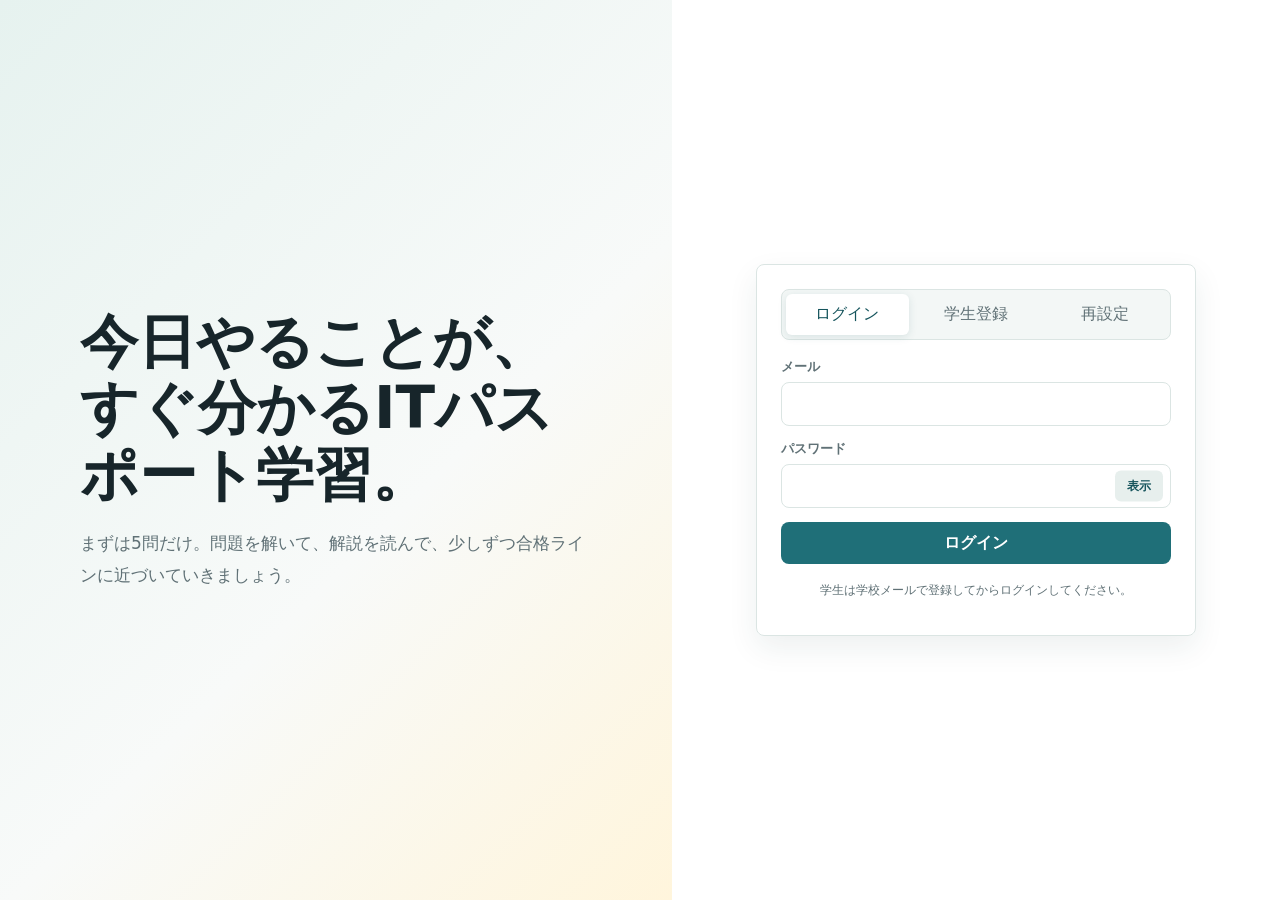
<file: index.html>
<!doctype html>
<html lang="ja">
<head>
  <meta charset="utf-8">
  <meta name="viewport" content="width=device-width, initial-scale=1">
  <meta name="theme-color" content="#1f6f78">
  <title>ITパスポート学習サポート</title>
  <link rel="manifest" href="./manifest.webmanifest">
  <link rel="stylesheet" href="./styles.css?v=20260622-midterm-results">
</head>
<body>
  <div id="app"></div>
  <script src="./supabase-config.js?v=20260622-midterm-results"></script>
  <script src="./supabase-client.js?v=20260622-midterm-results"></script>
  <script src="./app.js?v=20260622-midterm-results"></script>
</body>
</html>
</file>
<file: styles.css>
:root {
  --bg: #f6f8f7;
  --panel: #ffffff;
  --panel-soft: #eef6f4;
  --ink: #17252a;
  --muted: #607176;
  --line: #dbe5e3;
  --primary: #1f6f78;
  --primary-dark: #15545c;
  --accent: #f2b84b;
  --danger: #c4473d;
  --warn: #b26c12;
  --ok: #267348;
  --shadow: 0 12px 30px rgba(30, 58, 64, 0.08);
  font-family: "Yu Gothic", "Meiryo", system-ui, -apple-system, BlinkMacSystemFont, sans-serif;
}

* {
  box-sizing: border-box;
}

body {
  margin: 0;
  background: var(--bg);
  color: var(--ink);
}

button,
input,
select,
textarea {
  font: inherit;
}

button {
  border: 0;
  cursor: pointer;
}

.app-shell {
  min-height: 100vh;
}

.topbar {
  position: sticky;
  top: 0;
  z-index: 10;
  display: flex;
  align-items: center;
  justify-content: space-between;
  gap: 16px;
  padding: 14px clamp(16px, 4vw, 32px);
  border-bottom: 1px solid var(--line);
  background: rgba(255, 255, 255, 0.94);
  backdrop-filter: blur(14px);
}

.brand {
  display: flex;
  align-items: center;
  gap: 10px;
  min-width: 0;
  font-weight: 700;
}

.brand-mark {
  display: grid;
  width: 36px;
  height: 36px;
  place-items: center;
  border-radius: 8px;
  background: var(--primary);
  color: #fff;
}

.brand-title {
  overflow: hidden;
  text-overflow: ellipsis;
  white-space: nowrap;
}

.top-actions {
  display: flex;
  align-items: center;
  gap: 8px;
}

.container {
  width: min(1180px, 100%);
  margin: 0 auto;
  padding: 22px clamp(14px, 4vw, 28px) 48px;
}

.login-layout {
  display: grid;
  min-height: 100vh;
  grid-template-columns: 1.05fr 0.95fr;
}

.login-hero {
  display: flex;
  flex-direction: column;
  justify-content: center;
  padding: clamp(28px, 7vw, 80px);
  background: linear-gradient(135deg, #e6f2ef 0%, #f8faf9 58%, #fff5dc 100%);
}

.login-hero h1 {
  max-width: 720px;
  margin: 0 0 18px;
  font-size: clamp(32px, 6vw, 58px);
  line-height: 1.15;
  letter-spacing: 0;
}

.login-hero p {
  max-width: 620px;
  margin: 0;
  color: var(--muted);
  font-size: 17px;
  line-height: 1.9;
}

.login-panel {
  display: flex;
  align-items: center;
  justify-content: center;
  padding: 22px;
  background: #fff;
}

.auth-card {
  width: min(440px, 100%);
  padding: 24px;
  border: 1px solid var(--line);
  border-radius: 8px;
  box-shadow: var(--shadow);
}

.auth-tabs {
  display: grid;
  grid-template-columns: 1fr 1fr 1fr;
  gap: 6px;
  padding: 4px;
  margin-bottom: 18px;
  border: 1px solid var(--line);
  border-radius: 8px;
  background: #f3f7f6;
}

.auth-tabs button,
.segmented button {
  padding: 10px 8px;
  border-radius: 6px;
  background: transparent;
  color: var(--muted);
}

.auth-tabs button.active,
.segmented button.active {
  background: #fff;
  color: var(--primary-dark);
  box-shadow: 0 2px 8px rgba(21, 84, 92, 0.12);
}

.form-grid {
  display: grid;
  gap: 14px;
}

.field {
  display: grid;
  gap: 6px;
}

.field label {
  color: var(--muted);
  font-size: 13px;
  font-weight: 700;
}

.field input,
.field select,
.field textarea {
  width: 100%;
  min-height: 44px;
  padding: 10px 12px;
  border: 1px solid var(--line);
  border-radius: 8px;
  background: #fff;
  color: var(--ink);
}

.password-control {
  position: relative;
}

.password-control input {
  width: 100%;
  padding-right: 68px;
}

.password-toggle {
  position: absolute;
  top: 50%;
  right: 8px;
  min-width: 48px;
  padding: 7px 8px;
  border: 0;
  border-radius: 6px;
  background: #e7efed;
  color: var(--primary-dark);
  font: inherit;
  font-size: 12px;
  font-weight: 800;
  transform: translateY(-50%);
  cursor: pointer;
}

.field textarea {
  min-height: 120px;
  resize: vertical;
}

.hint,
.empty {
  color: var(--muted);
  font-size: 13px;
  line-height: 1.6;
}

.error {
  color: var(--danger);
  font-size: 13px;
}

.success {
  color: var(--ok);
  font-size: 13px;
}

.button {
  display: inline-flex;
  align-items: center;
  justify-content: center;
  gap: 8px;
  min-height: 42px;
  padding: 10px 14px;
  border-radius: 8px;
  background: var(--primary);
  color: #fff;
  font-weight: 700;
}

.button:hover {
  background: var(--primary-dark);
}

.button.secondary {
  border: 1px solid var(--line);
  background: #fff;
  color: var(--ink);
}

.button.secondary:hover {
  background: #f2f6f5;
}

.button.warning {
  background: var(--warn);
}

.button.danger {
  background: var(--danger);
}

.button.full {
  width: 100%;
}

.icon-button {
  display: grid;
  width: 42px;
  height: 42px;
  place-items: center;
  border: 1px solid var(--line);
  border-radius: 8px;
  background: #fff;
  color: var(--ink);
}

.grid {
  display: grid;
  gap: 16px;
}

.dashboard-grid {
  grid-template-columns: minmax(0, 1.15fr) minmax(300px, 0.85fr);
  align-items: start;
}

.cards {
  display: grid;
  grid-template-columns: repeat(4, minmax(0, 1fr));
  gap: 12px;
}

.card,
.panel {
  border: 1px solid var(--line);
  border-radius: 8px;
  background: var(--panel);
  box-shadow: var(--shadow);
}

.card {
  padding: 16px;
}

.panel-header {
  display: flex;
  align-items: center;
  justify-content: space-between;
  gap: 12px;
  padding: 16px 18px;
  border-bottom: 1px solid var(--line);
}

.panel-actions {
  display: flex;
  flex-wrap: wrap;
  gap: 8px;
  align-items: center;
}

.panel-title {
  margin: 0;
  font-size: 18px;
}

.panel-body {
  padding: 18px;
}

.metric-label {
  color: var(--muted);
  font-size: 13px;
  font-weight: 700;
}

.metric-value {
  margin-top: 8px;
  font-size: clamp(24px, 4vw, 34px);
  font-weight: 800;
  line-height: 1;
}

.metric-note {
  margin-top: 8px;
  color: var(--muted);
  font-size: 13px;
}

.recommendation {
  display: grid;
  grid-template-columns: 1fr auto;
  gap: 18px;
  align-items: center;
  padding: 20px;
  border: 1px solid #cfe3df;
  border-radius: 8px;
  background: var(--panel-soft);
}

.recommendation h2 {
  margin: 0 0 8px;
  font-size: clamp(22px, 5vw, 32px);
  letter-spacing: 0;
}

.recommendation p {
  margin: 0;
  color: var(--muted);
  line-height: 1.8;
}

.student-home {
  display: grid;
  gap: 16px;
}

.student-page {
  display: grid;
  gap: 16px;
}

.practice-focus,
.ranking-hero,
.profile-hero {
  display: grid;
  grid-template-columns: 1fr auto;
  gap: 18px;
  align-items: center;
  padding: clamp(18px, 4vw, 28px);
  border: 1px solid #cfe3df;
  border-radius: 8px;
  background: #f5fbf9;
}

.practice-focus h1,
.ranking-hero h1,
.profile-hero h1 {
  margin: 10px 0 8px;
  font-size: clamp(26px, 5vw, 38px);
  line-height: 1.2;
}

.practice-focus p,
.ranking-hero p,
.profile-hero p {
  max-width: 720px;
  margin: 0;
  color: var(--muted);
  line-height: 1.8;
}

.mode-grid {
  display: grid;
  grid-template-columns: repeat(4, minmax(0, 1fr));
  gap: 10px;
}

.mode-card {
  display: grid;
  gap: 8px;
  min-height: 116px;
  padding: 16px;
  border: 1px solid var(--line);
  border-radius: 8px;
  background: #fff;
  color: var(--ink);
  text-align: left;
}

.mode-card.primary-mode {
  border-color: var(--primary);
  background: var(--primary);
  color: #fff;
}

.mode-card span {
  color: inherit;
  opacity: 0.78;
  font-size: 13px;
}

.my-rank {
  display: grid;
  width: 116px;
  height: 116px;
  place-items: center;
  align-content: center;
  border-radius: 50%;
  background: #fff;
  color: var(--primary-dark);
  box-shadow: 0 12px 24px rgba(31, 111, 120, 0.12);
}

.my-rank strong,
.my-rank span {
  display: block;
}

.my-rank strong {
  font-size: 30px;
}

.my-rank span {
  color: var(--muted);
  font-size: 12px;
  font-weight: 800;
}

.student-mini-card {
  display: grid;
  grid-template-columns: auto 1fr;
  gap: 12px;
  align-items: center;
  padding: 12px;
  border: 1px solid var(--line);
  border-radius: 8px;
  background: #fff;
}

.student-mini-card strong,
.student-mini-card span {
  display: block;
}

.student-mini-card span {
  margin-top: 3px;
  color: var(--muted);
  font-size: 13px;
}

.ranking-list {
  display: grid;
  gap: 10px;
}

.ranking-row {
  display: grid;
  grid-template-columns: auto 1fr auto;
  gap: 12px;
  align-items: center;
  padding: 12px;
  border: 1px solid var(--line);
  border-radius: 8px;
  background: #fff;
}

.ranking-row.me {
  border-color: var(--primary);
  background: #f4fbf9;
}

.rank-number {
  display: grid;
  width: 38px;
  height: 38px;
  place-items: center;
  border-radius: 50%;
  background: #edf5f3;
  color: var(--primary-dark);
  font-weight: 900;
}

.profile-avatar {
  position: relative;
  display: grid;
  width: 88px;
  height: 88px;
  place-items: center;
  border: 2px solid #fff;
  border-radius: 50%;
  background: #fff;
  color: var(--primary-dark);
  font-size: 34px;
  font-weight: 900;
  box-shadow: 0 8px 22px rgba(22, 45, 48, 0.16);
}

.profile-avatar img {
  width: 100%;
  height: 100%;
  overflow: hidden;
  border-radius: 50%;
  object-fit: cover;
}

.profile-avatar-edit {
  cursor: pointer;
}

.profile-avatar-edit input {
  position: absolute;
  width: 1px;
  height: 1px;
  opacity: 0;
}

.profile-camera {
  position: absolute;
  right: -5px;
  bottom: -5px;
  display: grid;
  width: 30px;
  height: 30px;
  place-items: center;
  border: 3px solid #fff;
  border-radius: 50%;
  background: var(--primary);
  color: #fff;
  font-size: 18px;
  line-height: 1;
}

.profile-grid {
  display: grid;
  grid-template-columns: minmax(0, 620px);
  gap: 16px;
  align-items: start;
  justify-content: center;
}

.toggle-line {
  display: flex;
  gap: 8px;
  align-items: center;
  padding: 10px 0;
}

.info-list {
  display: grid;
  gap: 10px;
}

.info-list div {
  display: flex;
  justify-content: space-between;
  gap: 12px;
  padding-bottom: 10px;
  border-bottom: 1px solid var(--line);
}

.info-list span {
  color: var(--muted);
}

.mission-hero {
  display: grid;
  grid-template-columns: 1fr auto;
  gap: 22px;
  align-items: center;
  padding: clamp(20px, 4vw, 34px);
  border: 1px solid #cfe3df;
  border-radius: 8px;
  background: linear-gradient(135deg, #edf8f5 0%, #ffffff 62%, #fff4d8 100%);
  box-shadow: var(--shadow);
}

.mission-copy h1 {
  margin: 12px 0 10px;
  font-size: clamp(28px, 5vw, 44px);
  line-height: 1.18;
  letter-spacing: 0;
}

.mission-copy p {
  max-width: 720px;
  margin: 0;
  color: var(--muted);
  font-size: 16px;
  line-height: 1.8;
}

.mission-stats {
  display: flex;
  flex-wrap: wrap;
  gap: 8px;
  margin-top: 16px;
}

.mission-stats span {
  display: inline-flex;
  min-height: 30px;
  align-items: center;
  padding: 5px 10px;
  border-radius: 999px;
  background: #fff;
  color: var(--primary-dark);
  font-size: 13px;
  font-weight: 800;
}

.mission-action {
  display: grid;
  gap: 12px;
  justify-items: center;
}

.focus-orb {
  display: grid;
  width: 96px;
  height: 96px;
  place-items: center;
  border: 8px solid #d7ebe6;
  border-radius: 50%;
  background: #fff;
  color: var(--primary);
  font-size: 42px;
  font-weight: 900;
  box-shadow: 0 12px 24px rgba(31, 111, 120, 0.12);
}

.learning-path {
  display: grid;
  grid-template-columns: repeat(3, minmax(0, 1fr));
  gap: 10px;
}

.path-step {
  display: grid;
  grid-template-columns: auto 1fr;
  gap: 10px;
  align-items: center;
  padding: 12px;
  border: 1px solid var(--line);
  border-radius: 8px;
  background: #fff;
  color: var(--muted);
}

.path-step.active {
  border-color: #b7ded6;
  background: #f5fbf9;
  color: var(--ink);
}

.path-number {
  display: grid;
  width: 34px;
  height: 34px;
  place-items: center;
  border-radius: 50%;
  background: #edf5f3;
  color: var(--primary-dark);
  font-weight: 900;
}

.path-step strong,
.path-step span {
  display: block;
}

.path-step span {
  margin-top: 3px;
  font-size: 12px;
}

.student-summary {
  display: grid;
  grid-template-columns: repeat(3, minmax(0, 1fr));
  gap: 10px;
}

.student-summary div {
  padding: 14px;
  border: 1px solid var(--line);
  border-radius: 8px;
  background: #fff;
}

.student-summary strong,
.student-summary span {
  display: block;
}

.student-summary strong {
  font-size: 26px;
}

.student-summary span {
  margin-top: 4px;
  color: var(--muted);
  font-size: 13px;
}

.home-focus-grid {
  display: grid;
  grid-template-columns: minmax(0, 1.2fr) minmax(280px, 0.8fr);
  gap: 14px;
  align-items: start;
}

.progress-line {
  display: grid;
  grid-template-columns: 1fr auto;
  gap: 14px;
  align-items: center;
}

.progress-line strong,
.progress-line span {
  display: block;
}

.progress-line strong {
  font-size: 32px;
}

.progress-line span {
  margin-top: 4px;
  color: var(--muted);
  line-height: 1.7;
}

.progress-ring {
  display: grid;
  width: 68px;
  height: 68px;
  place-items: center;
  border: 7px solid #d7ebe6;
  border-radius: 50%;
  color: var(--primary-dark);
  font-weight: 900;
}

.simple-progress {
  height: 10px;
  overflow: hidden;
  margin: 14px 0 10px;
  border-radius: 999px;
  background: #edf3f2;
}

.simple-progress span {
  display: block;
  height: 100%;
  border-radius: inherit;
  background: var(--primary);
}

.next-main {
  margin: 0 0 6px;
  font-size: 26px;
  font-weight: 900;
}

.plan-panel {
  grid-column: 1 / -1;
}

.domain-meter {
  display: grid;
  grid-template-columns: repeat(3, minmax(0, 1fr));
  gap: 8px;
  margin: 14px 0;
}

.domain-meter div {
  display: grid;
  gap: 4px;
  padding: 10px;
  border: 1px solid var(--line);
  border-radius: 8px;
  background: #fbfdfc;
}

.domain-meter span {
  color: var(--muted);
  font-size: 12px;
  font-weight: 800;
}

.domain-meter strong {
  font-size: 20px;
}

.more-study {
  border: 1px solid var(--line);
  border-radius: 8px;
  background: #fff;
}

.more-study summary {
  min-height: 48px;
  padding: 14px 16px;
  color: var(--muted);
  cursor: pointer;
  font-weight: 800;
}

.more-study .compact-actions {
  padding: 0 14px 14px;
}

.picker-panel {
  display: grid;
  gap: 12px;
  padding: 0 14px 14px;
}

.picker-tabs {
  justify-self: start;
}

.picker-options {
  display: grid;
  grid-template-columns: repeat(3, minmax(0, 1fr));
  gap: 8px;
}

.picker-chip {
  min-height: 48px;
  padding: 10px 12px;
  border: 1px solid var(--line);
  border-radius: 8px;
  background: #fff;
  color: var(--ink);
  font-weight: 800;
  text-align: left;
}

.picker-chip:hover {
  border-color: var(--primary);
  background: #f5fbf9;
}

.quiet-panel {
  box-shadow: none;
}

.compact-actions {
  display: grid;
  grid-template-columns: repeat(5, minmax(0, 1fr));
  gap: 8px;
}

.compact-actions .action-tile {
  min-height: 82px;
}

.modal-backdrop {
  position: fixed;
  inset: 0;
  z-index: 50;
  display: grid;
  place-items: center;
  padding: 18px;
  background: rgba(23, 37, 42, 0.34);
}

.student-guide-card {
  width: min(560px, calc(100vw - 32px));
}

.guide-steps {
  display: grid;
  gap: 12px;
  margin: 20px 0;
}

.guide-step {
  display: grid;
  gap: 4px;
  padding: 14px 0;
  border-bottom: 1px solid var(--line);
}

.guide-step:last-child {
  border-bottom: 0;
}

.guide-step span {
  color: var(--muted);
  line-height: 1.7;
}

.nudge-card {
  width: min(430px, 100%);
  padding: 24px;
  border-radius: 8px;
  background: #fff;
  box-shadow: 0 24px 60px rgba(18, 36, 40, 0.24);
  text-align: center;
}

.nudge-badge {
  display: inline-grid;
  width: 58px;
  height: 58px;
  place-items: center;
  border-radius: 50%;
  background: var(--accent);
  color: #3d2a00;
  font-weight: 900;
}

.nudge-card h2 {
  margin: 16px 0 8px;
  font-size: 28px;
}

.nudge-card p {
  margin: 0;
  color: var(--muted);
  line-height: 1.8;
}

.nudge-actions {
  display: grid;
  grid-template-columns: 1fr 1fr;
  gap: 10px;
  margin-top: 18px;
}

.quick-actions {
  display: grid;
  grid-template-columns: repeat(3, minmax(0, 1fr));
  gap: 10px;
}

.action-tile {
  display: grid;
  gap: 8px;
  min-height: 92px;
  padding: 14px;
  border: 1px solid var(--line);
  border-radius: 8px;
  background: #fff;
  text-align: left;
}

.action-tile strong {
  color: var(--ink);
}

.action-tile span {
  color: var(--muted);
  font-size: 13px;
}

.tag {
  display: inline-flex;
  align-items: center;
  min-height: 26px;
  padding: 4px 8px;
  border-radius: 999px;
  background: #edf5f3;
  color: var(--primary-dark);
  font-size: 12px;
  font-weight: 700;
}

.tag.red {
  background: #fae8e5;
  color: var(--danger);
}

.tag.yellow {
  background: #fff2d4;
  color: var(--warn);
}

.tag.green {
  background: #e3f2e9;
  color: var(--ok);
}

.list {
  display: grid;
  gap: 10px;
}

.class-filter {
  display: grid;
  grid-template-columns: repeat(4, minmax(0, 1fr));
  gap: 10px;
  margin-bottom: 14px;
}

.class-filter button {
  display: grid;
  gap: 4px;
  min-height: 64px;
  padding: 12px;
  border: 1px solid var(--line);
  border-radius: 8px;
  background: #fff;
  color: var(--ink);
  text-align: left;
}

.class-filter button.active {
  border-color: var(--primary);
  background: var(--panel-soft);
  box-shadow: inset 0 0 0 1px var(--primary);
}

.class-filter strong {
  font-size: 18px;
}

.class-filter span {
  color: var(--muted);
  font-size: 13px;
}

.risk-note {
  display: flex;
  gap: 10px;
  align-items: flex-start;
  margin-bottom: 14px;
  padding: 12px;
  border-radius: 8px;
  background: #fff8e8;
  color: #5e4514;
  font-size: 13px;
  line-height: 1.7;
}

.risk-note strong {
  flex: 0 0 auto;
  color: #7a4f00;
}

.follow-list {
  gap: 12px;
}

.follow-card {
  display: grid;
  grid-template-columns: auto 1fr;
  gap: 12px;
  padding: 14px;
  border: 1px solid var(--line);
  border-left-width: 5px;
  border-radius: 8px;
  background: #fff;
}

.follow-card.red {
  border-left-color: var(--danger);
}

.follow-card.yellow {
  border-left-color: var(--warn);
}

.follow-card-title {
  display: flex;
  flex-wrap: wrap;
  gap: 8px;
  align-items: center;
  justify-content: space-between;
}

.follow-metrics {
  display: flex;
  flex-wrap: wrap;
  gap: 8px;
  margin: 8px 0;
}

.follow-metrics span {
  display: inline-flex;
  min-height: 28px;
  align-items: center;
  padding: 4px 8px;
  border-radius: 999px;
  background: #f2f6f5;
  color: var(--ink);
  font-size: 12px;
  font-weight: 700;
}

.list-row {
  display: grid;
  grid-template-columns: auto 1fr auto;
  gap: 12px;
  align-items: center;
  padding: 12px;
  border: 1px solid var(--line);
  border-radius: 8px;
  background: #fff;
}

.avatar {
  display: grid;
  width: 42px;
  height: 42px;
  place-items: center;
  border-radius: 8px;
  background: #e6f2ef;
  color: var(--primary-dark);
  font-weight: 800;
}

.row-main {
  min-width: 0;
}

.row-title {
  overflow: hidden;
  margin: 0 0 4px;
  font-weight: 800;
  text-overflow: ellipsis;
  white-space: nowrap;
}

.row-sub {
  margin: 0;
  color: var(--muted);
  font-size: 13px;
}

.nav-tabs {
  display: flex;
  flex-wrap: wrap;
  gap: 8px;
  margin-bottom: 16px;
}

.nav-tabs button {
  min-height: 40px;
  padding: 9px 12px;
  border: 1px solid var(--line);
  border-radius: 8px;
  background: #fff;
  color: var(--muted);
  font-weight: 700;
}

.nav-tabs button.active {
  border-color: var(--primary);
  background: var(--primary);
  color: #fff;
}

.question-layout {
  display: grid;
  grid-template-columns: minmax(0, 1fr) 320px;
  gap: 16px;
  align-items: start;
}

.question-text {
  margin: 0;
  font-size: 18px;
  line-height: 1.9;
}

.question-text p {
  margin: 0 0 10px;
}

.question-text p:last-child {
  margin-bottom: 0;
}

.question-text.structured {
  display: grid;
  gap: 14px;
}

.condition-list {
  display: grid;
  gap: 10px;
  margin: 0;
  padding: 0;
  list-style: none;
}

.condition-list li {
  display: grid;
  grid-template-columns: 32px minmax(0, 1fr);
  gap: 10px;
  align-items: start;
  padding: 10px 12px;
  border: 1px solid var(--line);
  border-radius: 8px;
  background: #f8fbfa;
  line-height: 1.8;
}

.condition-label {
  display: grid;
  width: 28px;
  height: 28px;
  place-items: center;
  border-radius: 8px;
  background: #e6f2ef;
  color: var(--primary-dark);
  font-weight: 800;
}

.choices {
  display: grid;
  gap: 10px;
  margin-top: 18px;
}

.choice {
  display: grid;
  grid-template-columns: 38px 1fr;
  gap: 10px;
  align-items: center;
  padding: 12px;
  border: 1px solid var(--line);
  border-radius: 8px;
  background: #fff;
  text-align: left;
}

.choice.correct {
  border-color: #8bc5a3;
  background: #f0faf4;
}

.choice.wrong {
  border-color: #e1a29d;
  background: #fff2f0;
}

.choice-key {
  display: grid;
  width: 34px;
  height: 34px;
  place-items: center;
  border-radius: 8px;
  background: #eef5f4;
  font-weight: 800;
}

.file-button {
  position: relative;
  overflow: hidden;
  cursor: pointer;
}

.file-button input {
  position: absolute;
  inset: 0;
  opacity: 0;
  cursor: pointer;
}

.mini-row {
  display: grid;
  gap: 4px;
  padding: 10px 0;
  border-bottom: 1px solid var(--line);
}

.mini-row:last-child {
  border-bottom: 0;
}

.mini-row span {
  color: var(--muted);
  font-size: 13px;
}

.report-import-overlay {
  position: fixed;
  inset: 0;
  z-index: 1000;
  display: grid;
  place-items: center;
  padding: 20px;
  background: rgba(238, 244, 242, 0.78);
  backdrop-filter: blur(4px);
}

.report-import-card {
  width: min(420px, 100%);
  padding: 22px;
  border: 1px solid var(--line);
  border-radius: 8px;
  background: #fff;
  box-shadow: 0 18px 50px rgba(22, 45, 48, 0.18);
}

.report-import-card strong {
  display: block;
  margin-bottom: 8px;
  font-size: 22px;
}

.report-import-card p {
  margin: 0 0 14px;
  color: var(--muted);
}

.report-import-count {
  margin-top: 10px;
  color: var(--muted);
  font-size: 14px;
  text-align: right;
}

.student-analysis-tabs {
  max-width: 1120px;
  margin-inline: auto;
}

.analysis-home {
  display: grid;
  gap: 16px;
}

.analysis-hero .focus-orb {
  width: 108px;
  height: 108px;
  font-size: 28px;
}

.analysis-grid {
  display: grid;
  grid-template-columns: minmax(0, 1.1fr) minmax(280px, 0.9fr);
  gap: 14px;
  align-items: start;
}

.analysis-main-panel {
  grid-column: 1 / -1;
}

.domain-meter small {
  color: var(--muted);
  font-size: 12px;
}

.domain-meter .needs-work {
  border-color: #e1a29d;
  background: #fff6f4;
}

.wrong-list {
  display: grid;
  gap: 8px;
}

.wrong-item {
  display: grid;
  gap: 4px;
  padding: 10px 12px;
  border: 1px solid var(--line);
  border-radius: 8px;
  background: #fff;
  color: var(--ink);
  text-decoration: none;
}

.wrong-item:hover {
  border-color: var(--primary);
}

.wrong-item span {
  color: var(--muted);
  font-size: 13px;
}

.upload-guide-panel {
  max-width: 860px;
  margin: 0 auto;
}

.upload-steps {
  display: grid;
  grid-template-columns: repeat(3, minmax(0, 1fr));
  gap: 10px;
  margin-bottom: 18px;
}

.upload-steps div {
  display: grid;
  grid-template-columns: 34px 1fr;
  gap: 10px;
  align-items: center;
  padding: 12px;
  border: 1px solid var(--line);
  border-radius: 8px;
  background: #fbfdfc;
}

.upload-steps strong {
  display: grid;
  width: 34px;
  height: 34px;
  place-items: center;
  border-radius: 50%;
  background: #e6f2ef;
  color: var(--primary-dark);
}

.upload-main-button {
  width: 100%;
  justify-content: center;
  margin-bottom: 14px;
}

@media (max-width: 760px) {
  .analysis-grid,
  .upload-steps,
  .progress-grid,
  .coach-cards {
    grid-template-columns: 1fr;
  }

  .student-mode-panel {
    align-items: stretch;
    flex-direction: column;
  }

  .sync-panel-body {
    grid-template-columns: 1fr;
  }

  .teacher-sync-note {
    grid-template-columns: 1fr;
  }

  .midterm-summary,
  .midterm-domain-grid,
  .midterm-class-grid,
  .midterm-ranking-list {
    grid-template-columns: 1fr;
  }

  .midterm-rank-row {
    grid-template-columns: 46px minmax(0, 1fr);
  }

  .midterm-rank-row small {
    grid-column: 2;
  }

  .student-mode-panel .filter-chip-row {
    display: grid;
    grid-template-columns: repeat(3, minmax(0, 1fr));
  }

  .coach-card {
    min-height: 0;
  }
}

.explanation {
  margin-top: 16px;
  padding: 14px;
  border-left: 4px solid var(--accent);
  border-radius: 6px;
  background: #fffaf0;
  line-height: 1.8;
}

.toolbar {
  display: flex;
  flex-wrap: wrap;
  gap: 10px;
  align-items: center;
  margin-bottom: 16px;
}

.toolbar .field {
  min-width: 190px;
}

.management-toolbar {
  display: grid;
  grid-template-columns: 180px 180px minmax(240px, 1fr);
  gap: 12px;
  align-items: end;
  margin-bottom: 12px;
}

.management-toolbar .field {
  min-width: 0;
}

.compact-summary {
  display: flex;
  flex-wrap: wrap;
  gap: 8px;
  margin-bottom: 16px;
}

.compact-summary span {
  display: inline-flex;
  min-height: 30px;
  align-items: center;
  padding: 5px 9px;
  border-radius: 999px;
  background: #f2f6f5;
  color: var(--muted);
  font-size: 12px;
  font-weight: 700;
}

.student-filter-panel {
  display: grid;
  gap: 18px;
}

.filter-group {
  display: grid;
  gap: 8px;
}

.filter-label {
  color: var(--muted);
  font-weight: 700;
  margin: 0;
}

.filter-chip-row {
  display: flex;
  flex-wrap: wrap;
  gap: 8px;
}

.filter-chip {
  background: #fff;
  border: 1px solid var(--line);
  border-radius: 999px;
  color: var(--text);
  cursor: pointer;
  font: inherit;
  font-weight: 700;
  min-height: 44px;
  padding: 0 16px;
}

.filter-chip.active {
  background: var(--primary);
  border-color: var(--primary);
  color: #fff;
}

.student-mode-panel {
  align-items: center;
  background: #fbfdfc;
  border: 1px solid var(--line);
  border-radius: 8px;
  display: flex;
  gap: 14px;
  justify-content: space-between;
  margin: 16px 0;
  padding: 12px 14px;
}

.sync-panel {
  border-color: #d8e6e3;
  margin: 16px 0;
}

.sync-panel.success {
  border-color: #b9e5cf;
  background: #f4fbf7;
}

.sync-panel.error {
  border-color: #f3c1bd;
  background: #fff7f6;
}

.sync-panel-body {
  align-items: center;
  display: grid;
  gap: 14px;
  grid-template-columns: minmax(0, 1fr) auto;
}

.sync-panel-body p {
  color: var(--muted);
  margin: 6px 0;
}

.teacher-sync-note {
  display: grid;
  grid-template-columns: minmax(0, 1fr) auto;
  gap: 14px;
  align-items: center;
  margin-bottom: 16px;
  padding: 14px;
  border: 1px solid #d8e6e3;
  border-radius: 8px;
  background: #f7fbfa;
}

.teacher-sync-note strong {
  display: block;
  margin-bottom: 4px;
  color: var(--primary-dark);
}

.teacher-sync-note p {
  margin: 0 0 6px;
  color: var(--muted);
  line-height: 1.7;
}

.inline-help {
  display: inline-flex;
  align-items: center;
  gap: 6px;
  position: relative;
}

.inline-help .tooltip {
  bottom: calc(100% + 10px);
  left: 0;
}

.inline-help:focus .tooltip,
.inline-help:hover .tooltip {
  opacity: 1;
  transform: translateY(0);
  visibility: visible;
}

.student-mode-focus .roadmap-panel,
.student-mode-focus .analysis-main-panel,
.student-mode-focus .domain-meter,
.student-mode-focus .wrong-list {
  display: none;
}

.student-mode-focus .analysis-grid > .panel:has(.domain-meter),
.student-mode-focus .analysis-grid > .panel:has(.wrong-list) {
  display: none;
}

.student-mode-analysis .wrong-list,
.student-mode-analysis .analysis-grid > .panel:has(.wrong-list) {
  display: none;
}

.boost-panel {
  grid-column: 1 / -1;
}

.boost-head {
  align-items: center;
  display: grid;
  gap: 18px;
  grid-template-columns: minmax(0, 1fr) 116px;
}

.readiness-ring {
  align-items: center;
  aspect-ratio: 1;
  background:
    radial-gradient(circle at center, #fff 58%, transparent 59%),
    conic-gradient(var(--primary) var(--score), #e8f0ef 0);
  border-radius: 50%;
  display: grid;
  justify-items: center;
  padding: 14px;
  text-align: center;
}

.readiness-ring strong {
  font-size: 28px;
  line-height: 1;
}

.readiness-ring span {
  color: var(--muted);
  font-size: 12px;
  font-weight: 700;
}

.mission-checklist {
  display: grid;
  gap: 8px;
  margin-top: 18px;
}

.mission-checklist span {
  align-items: center;
  background: #f6faf9;
  border: 1px solid var(--line);
  border-radius: 8px;
  display: flex;
  min-height: 42px;
  padding: 8px 12px;
}

.mission-checklist span::before {
  background: var(--primary);
  border-radius: 50%;
  content: "";
  flex: 0 0 8px;
  height: 8px;
  margin-right: 10px;
  width: 8px;
}

.roadmap-panel {
  grid-column: 1 / -1;
}

.roadmap-body {
  display: grid;
  gap: 10px;
}

.roadmap-item {
  align-items: center;
  border: 1px solid var(--line);
  border-radius: 8px;
  display: flex;
  justify-content: space-between;
  min-height: 46px;
  padding: 10px 12px;
}

.roadmap-item.done {
  background: #f0faf5;
  border-color: #b9e5cf;
}

.roadmap-item span {
  color: var(--muted);
  font-weight: 700;
}

.progress-panel {
  grid-column: 1 / -1;
}

.progress-grid {
  display: grid;
  gap: 12px;
  grid-template-columns: repeat(3, minmax(0, 1fr));
}

.progress-card {
  background: #fbfdfc;
  border: 1px solid var(--line);
  border-radius: 8px;
  display: grid;
  gap: 8px;
  min-height: 150px;
  padding: 14px;
}

.progress-card span {
  color: var(--muted);
  font-weight: 800;
}

.progress-card strong {
  font-size: 30px;
  line-height: 1;
}

.progress-card strong.up {
  color: var(--primary);
}

.progress-card strong.down {
  color: var(--danger);
}

.progress-card p {
  color: var(--muted);
  line-height: 1.7;
  margin: 0;
}

.midterm-panel {
  grid-column: 1 / -1;
}

.midterm-summary {
  display: grid;
  grid-template-columns: minmax(0, 1.4fr) minmax(240px, 0.8fr);
  gap: 12px;
  margin-bottom: 14px;
}

.midterm-focus,
.midterm-self,
.midterm-domain-grid > div,
.midterm-class-grid > div,
.midterm-rank-row {
  border: 1px solid var(--line);
  border-radius: 8px;
  background: #fbfdfc;
}

.midterm-focus,
.midterm-self {
  padding: 14px;
}

.midterm-focus strong,
.midterm-self strong {
  display: block;
  margin: 6px 0;
  font-size: 20px;
}

.midterm-focus p,
.midterm-self p {
  margin: 0;
  color: var(--muted);
  line-height: 1.7;
}

.midterm-domain-grid,
.midterm-class-grid {
  display: grid;
  gap: 10px;
  margin-top: 12px;
}

.midterm-domain-grid {
  grid-template-columns: repeat(3, minmax(0, 1fr));
}

.midterm-class-grid {
  grid-template-columns: repeat(4, minmax(0, 1fr));
}

.midterm-domain-grid > div,
.midterm-class-grid > div {
  display: grid;
  gap: 4px;
  padding: 12px;
}

.midterm-class-grid > div.current {
  border-color: #b9e5cf;
  background: #f4fbf7;
}

.midterm-domain-grid strong {
  font-size: 22px;
}

.midterm-domain-grid small,
.midterm-class-grid small,
.midterm-rank-row small {
  color: var(--muted);
}

.midterm-ranking {
  margin-top: 16px;
}

.midterm-ranking-head {
  display: flex;
  align-items: center;
  justify-content: space-between;
  gap: 12px;
  margin-bottom: 10px;
}

.midterm-ranking-list {
  display: grid;
  gap: 8px;
  grid-template-columns: repeat(2, minmax(0, 1fr));
}

.midterm-rank-row {
  display: grid;
  grid-template-columns: 52px minmax(0, 1fr) auto;
  gap: 10px;
  align-items: center;
  padding: 10px 12px;
}

.midterm-rank-row.me {
  border-color: var(--accent);
  background: #fff9e8;
}

.midterm-rank-row strong {
  overflow: hidden;
  text-overflow: ellipsis;
  white-space: nowrap;
}

.coach-panel {
  grid-column: 1 / -1;
}

.coach-lead {
  color: var(--muted);
  font-weight: 700;
  margin: 0 0 14px;
}

.coach-cards {
  display: grid;
  gap: 12px;
  grid-template-columns: repeat(3, minmax(0, 1fr));
}

.coach-card {
  border: 1px solid var(--line);
  border-radius: 8px;
  display: grid;
  gap: 10px;
  min-height: 190px;
  padding: 14px;
}

.coach-card strong {
  font-size: 18px;
}

.coach-card span {
  color: var(--muted);
  line-height: 1.7;
}

.import-box {
  margin-bottom: 16px;
  border: 1px solid var(--line);
  border-radius: 8px;
  background: #fbfdfc;
}

.import-box summary {
  min-height: 44px;
  padding: 12px 14px;
  color: var(--primary-dark);
  cursor: pointer;
  font-weight: 800;
}

.import-body {
  display: grid;
  gap: 12px;
  padding: 0 14px 14px;
}

.import-progress {
  display: none;
  gap: 6px;
}

.import-progress.active {
  display: grid;
}

.import-progress div {
  height: 10px;
  overflow: hidden;
  border-radius: 999px;
  background: #edf3f2;
}

.import-progress span {
  display: block;
  height: 100%;
  border-radius: inherit;
  background: var(--primary);
}

.import-progress p {
  margin: 0;
  color: var(--muted);
  font-size: 12px;
  font-weight: 700;
}

.pagination {
  display: flex;
  gap: 10px;
  align-items: center;
  justify-content: center;
  padding: 14px;
}

.pagination span {
  color: var(--muted);
  font-size: 13px;
  font-weight: 800;
}

button:disabled {
  cursor: not-allowed;
  opacity: 0.55;
}

.table-wrap {
  overflow: auto;
  border: 1px solid var(--line);
  border-radius: 8px;
  background: #fff;
}

table {
  width: 100%;
  border-collapse: collapse;
  min-width: 760px;
}

th,
td {
  padding: 12px;
  border-bottom: 1px solid var(--line);
  text-align: left;
  vertical-align: middle;
  white-space: nowrap;
}

td:last-child {
  min-width: 280px;
  white-space: normal;
  line-height: 1.6;
}

th {
  background: #f2f6f5;
  color: var(--muted);
  font-size: 12px;
}

.th-help {
  position: relative;
  display: inline-flex;
  align-items: center;
  gap: 5px;
  outline: 0;
}

.help-dot {
  display: inline-grid;
  width: 17px;
  height: 17px;
  place-items: center;
  border: 1px solid #b8cac7;
  border-radius: 50%;
  color: var(--primary-dark);
  font-size: 11px;
  font-weight: 800;
}

.tooltip {
  position: absolute;
  top: calc(100% + 10px);
  left: 0;
  z-index: 20;
  width: max-content;
  max-width: 260px;
  padding: 9px 10px;
  border-radius: 8px;
  background: #193238;
  color: #fff;
  font-size: 12px;
  font-weight: 500;
  line-height: 1.55;
  white-space: normal;
  box-shadow: 0 10px 24px rgba(18, 36, 40, 0.18);
  opacity: 0;
  pointer-events: none;
  transform: translateY(4px);
  transition: opacity 0.12s ease, transform 0.12s ease;
}

.tooltip::after {
  position: absolute;
  bottom: 100%;
  left: 16px;
  width: 0;
  height: 0;
  border: 6px solid transparent;
  border-bottom-color: #193238;
  content: "";
}

.th-help:hover .tooltip,
.th-help:focus .tooltip {
  opacity: 1;
  transform: translateY(0);
}

tr:last-child td {
  border-bottom: 0;
}

.segmented {
  display: inline-grid;
  grid-auto-flow: column;
  gap: 4px;
  padding: 4px;
  border: 1px solid var(--line);
  border-radius: 8px;
  background: #f3f7f6;
}

.footer-note {
  margin-top: 18px;
  color: var(--muted);
  font-size: 12px;
  text-align: center;
}

.teacher-analysis-dashboard {
  gap: 18px;
}

.teacher-analysis-dashboard .class-filter,
.teacher-analysis-dashboard .cards {
  margin: 0;
}

.teacher-student-table td:nth-child(4) {
  font-weight: 800;
}

.teacher-student-table td:nth-child(5) {
  color: var(--muted);
  font-weight: 700;
  white-space: nowrap;
}

.teacher-student-table td:last-child {
  min-width: 180px;
}

.follow-card .tag {
  margin-left: 8px;
  vertical-align: middle;
}

.follow-card .row-sub strong {
  color: var(--text);
}

.student-message-panel {
  border-left: 5px solid #e7a72f;
  background: #fffaf0;
}

.student-message-panel .message-item + .message-item {
  border-top: 1px solid var(--line);
  margin-top: 14px;
  padding-top: 14px;
}

.message-item h3,
.message-item p {
  margin: 0 0 8px;
}

.message-meta {
  color: var(--muted);
  font-size: 12px;
}

.message-compose {
  display: grid;
  gap: 16px;
}

.message-target-preview {
  padding: 12px;
  border-radius: 8px;
  background: #f2f6f5;
  font-weight: 800;
}

@media (max-width: 900px) {
  .login-layout,
  .dashboard-grid,
  .question-layout {
    grid-template-columns: 1fr;
  }

  .login-hero {
    min-height: auto;
    padding: 32px 20px;
  }

  .cards,
  .quick-actions {
    grid-template-columns: repeat(2, minmax(0, 1fr));
  }

  .class-filter {
    grid-template-columns: repeat(2, minmax(0, 1fr));
  }

  .recommendation {
    grid-template-columns: 1fr;
  }

  .mission-hero {
    grid-template-columns: 1fr;
  }

  .practice-focus,
  .ranking-hero,
  .profile-hero,
  .profile-grid {
    grid-template-columns: 1fr;
  }

  .learning-path,
  .student-summary,
  .home-focus-grid {
    grid-template-columns: 1fr;
  }

  .mode-grid {
    grid-template-columns: repeat(2, minmax(0, 1fr));
  }

  .compact-actions {
    grid-template-columns: repeat(2, minmax(0, 1fr));
  }

  .picker-options {
    grid-template-columns: repeat(2, minmax(0, 1fr));
  }

  .management-toolbar {
    grid-template-columns: 1fr;
  }

}

@media (max-width: 560px) {
  .topbar {
    align-items: flex-start;
    flex-direction: column;
  }

  .top-actions {
    width: 100%;
    justify-content: space-between;
  }

  .cards,
  .quick-actions {
    grid-template-columns: 1fr;
  }

  .class-filter {
    grid-template-columns: 1fr;
  }

  .risk-note {
    display: grid;
  }

  .compact-actions,
  .nudge-actions {
    grid-template-columns: 1fr;
  }

  .mode-grid,
  .ranking-row,
  .picker-options,
  .domain-meter {
    grid-template-columns: 1fr;
  }

  .my-rank {
    width: 100%;
    height: auto;
    min-height: 84px;
    border-radius: 8px;
  }

  .auth-tabs {
    grid-template-columns: 1fr;
  }

  .list-row {
    grid-template-columns: auto 1fr;
  }

  .list-row > .tag,
  .list-row > .button {
    grid-column: 1 / -1;
    justify-self: stretch;
  }
}
</file>
<file: it-pwa-release/styles.css>
:root {
  --bg: #f6f8f7;
  --panel: #ffffff;
  --panel-soft: #eef6f4;
  --ink: #17252a;
  --muted: #607176;
  --line: #dbe5e3;
  --primary: #1f6f78;
  --primary-dark: #15545c;
  --accent: #f2b84b;
  --danger: #c4473d;
  --warn: #b26c12;
  --ok: #267348;
  --shadow: 0 12px 30px rgba(30, 58, 64, 0.08);
  font-family: "Yu Gothic", "Meiryo", system-ui, -apple-system, BlinkMacSystemFont, sans-serif;
}

* {
  box-sizing: border-box;
}

body {
  margin: 0;
  background: var(--bg);
  color: var(--ink);
}

button,
input,
select,
textarea {
  font: inherit;
}

button {
  border: 0;
  cursor: pointer;
}

.app-shell {
  min-height: 100vh;
}

.topbar {
  position: sticky;
  top: 0;
  z-index: 10;
  display: flex;
  align-items: center;
  justify-content: space-between;
  gap: 16px;
  padding: 14px clamp(16px, 4vw, 32px);
  border-bottom: 1px solid var(--line);
  background: rgba(255, 255, 255, 0.94);
  backdrop-filter: blur(14px);
}

.brand {
  display: flex;
  align-items: center;
  gap: 10px;
  min-width: 0;
  font-weight: 700;
}

.brand-mark {
  display: grid;
  width: 36px;
  height: 36px;
  place-items: center;
  border-radius: 8px;
  background: var(--primary);
  color: #fff;
}

.brand-title {
  overflow: hidden;
  text-overflow: ellipsis;
  white-space: nowrap;
}

.top-actions {
  display: flex;
  align-items: center;
  gap: 8px;
}

.container {
  width: min(1180px, 100%);
  margin: 0 auto;
  padding: 22px clamp(14px, 4vw, 28px) 48px;
}

.login-layout {
  display: grid;
  min-height: 100vh;
  grid-template-columns: 1.05fr 0.95fr;
}

.login-hero {
  display: flex;
  flex-direction: column;
  justify-content: center;
  padding: clamp(28px, 7vw, 80px);
  background: linear-gradient(135deg, #e6f2ef 0%, #f8faf9 58%, #fff5dc 100%);
}

.login-hero h1 {
  max-width: 720px;
  margin: 0 0 18px;
  font-size: clamp(32px, 6vw, 58px);
  line-height: 1.15;
  letter-spacing: 0;
}

.login-hero p {
  max-width: 620px;
  margin: 0;
  color: var(--muted);
  font-size: 17px;
  line-height: 1.9;
}

.login-panel {
  display: flex;
  align-items: center;
  justify-content: center;
  padding: 22px;
  background: #fff;
}

.auth-card {
  width: min(440px, 100%);
  padding: 24px;
  border: 1px solid var(--line);
  border-radius: 8px;
  box-shadow: var(--shadow);
}

.auth-tabs {
  display: grid;
  grid-template-columns: 1fr 1fr 1fr;
  gap: 6px;
  padding: 4px;
  margin-bottom: 18px;
  border: 1px solid var(--line);
  border-radius: 8px;
  background: #f3f7f6;
}

.auth-tabs button,
.segmented button {
  padding: 10px 8px;
  border-radius: 6px;
  background: transparent;
  color: var(--muted);
}

.auth-tabs button.active,
.segmented button.active {
  background: #fff;
  color: var(--primary-dark);
  box-shadow: 0 2px 8px rgba(21, 84, 92, 0.12);
}

.form-grid {
  display: grid;
  gap: 14px;
}

.field {
  display: grid;
  gap: 6px;
}

.field label {
  color: var(--muted);
  font-size: 13px;
  font-weight: 700;
}

.field input,
.field select,
.field textarea {
  width: 100%;
  min-height: 44px;
  padding: 10px 12px;
  border: 1px solid var(--line);
  border-radius: 8px;
  background: #fff;
  color: var(--ink);
}

.password-control {
  position: relative;
}

.password-control input {
  width: 100%;
  padding-right: 68px;
}

.password-toggle {
  position: absolute;
  top: 50%;
  right: 8px;
  min-width: 48px;
  padding: 7px 8px;
  border: 0;
  border-radius: 6px;
  background: #e7efed;
  color: var(--primary-dark);
  font: inherit;
  font-size: 12px;
  font-weight: 800;
  transform: translateY(-50%);
  cursor: pointer;
}

.field textarea {
  min-height: 120px;
  resize: vertical;
}

.hint,
.empty {
  color: var(--muted);
  font-size: 13px;
  line-height: 1.6;
}

.error {
  color: var(--danger);
  font-size: 13px;
}

.success {
  color: var(--ok);
  font-size: 13px;
}

.button {
  display: inline-flex;
  align-items: center;
  justify-content: center;
  gap: 8px;
  min-height: 42px;
  padding: 10px 14px;
  border-radius: 8px;
  background: var(--primary);
  color: #fff;
  font-weight: 700;
}

.button:hover {
  background: var(--primary-dark);
}

.button.secondary {
  border: 1px solid var(--line);
  background: #fff;
  color: var(--ink);
}

.button.secondary:hover {
  background: #f2f6f5;
}

.button.warning {
  background: var(--warn);
}

.button.danger {
  background: var(--danger);
}

.button.full {
  width: 100%;
}

.icon-button {
  display: grid;
  width: 42px;
  height: 42px;
  place-items: center;
  border: 1px solid var(--line);
  border-radius: 8px;
  background: #fff;
  color: var(--ink);
}

.grid {
  display: grid;
  gap: 16px;
}

.dashboard-grid {
  grid-template-columns: minmax(0, 1.15fr) minmax(300px, 0.85fr);
  align-items: start;
}

.cards {
  display: grid;
  grid-template-columns: repeat(4, minmax(0, 1fr));
  gap: 12px;
}

.card,
.panel {
  border: 1px solid var(--line);
  border-radius: 8px;
  background: var(--panel);
  box-shadow: var(--shadow);
}

.card {
  padding: 16px;
}

.panel-header {
  display: flex;
  align-items: center;
  justify-content: space-between;
  gap: 12px;
  padding: 16px 18px;
  border-bottom: 1px solid var(--line);
}

.panel-actions {
  display: flex;
  flex-wrap: wrap;
  gap: 8px;
  align-items: center;
}

.panel-title {
  margin: 0;
  font-size: 18px;
}

.panel-body {
  padding: 18px;
}

.metric-label {
  color: var(--muted);
  font-size: 13px;
  font-weight: 700;
}

.metric-value {
  margin-top: 8px;
  font-size: clamp(24px, 4vw, 34px);
  font-weight: 800;
  line-height: 1;
}

.metric-note {
  margin-top: 8px;
  color: var(--muted);
  font-size: 13px;
}

.recommendation {
  display: grid;
  grid-template-columns: 1fr auto;
  gap: 18px;
  align-items: center;
  padding: 20px;
  border: 1px solid #cfe3df;
  border-radius: 8px;
  background: var(--panel-soft);
}

.recommendation h2 {
  margin: 0 0 8px;
  font-size: clamp(22px, 5vw, 32px);
  letter-spacing: 0;
}

.recommendation p {
  margin: 0;
  color: var(--muted);
  line-height: 1.8;
}

.student-home {
  display: grid;
  gap: 16px;
}

.student-page {
  display: grid;
  gap: 16px;
}

.practice-focus,
.ranking-hero,
.profile-hero {
  display: grid;
  grid-template-columns: 1fr auto;
  gap: 18px;
  align-items: center;
  padding: clamp(18px, 4vw, 28px);
  border: 1px solid #cfe3df;
  border-radius: 8px;
  background: #f5fbf9;
}

.practice-focus h1,
.ranking-hero h1,
.profile-hero h1 {
  margin: 10px 0 8px;
  font-size: clamp(26px, 5vw, 38px);
  line-height: 1.2;
}

.practice-focus p,
.ranking-hero p,
.profile-hero p {
  max-width: 720px;
  margin: 0;
  color: var(--muted);
  line-height: 1.8;
}

.mode-grid {
  display: grid;
  grid-template-columns: repeat(4, minmax(0, 1fr));
  gap: 10px;
}

.mode-card {
  display: grid;
  gap: 8px;
  min-height: 116px;
  padding: 16px;
  border: 1px solid var(--line);
  border-radius: 8px;
  background: #fff;
  color: var(--ink);
  text-align: left;
}

.mode-card.primary-mode {
  border-color: var(--primary);
  background: var(--primary);
  color: #fff;
}

.mode-card span {
  color: inherit;
  opacity: 0.78;
  font-size: 13px;
}

.my-rank {
  display: grid;
  width: 116px;
  height: 116px;
  place-items: center;
  align-content: center;
  border-radius: 50%;
  background: #fff;
  color: var(--primary-dark);
  box-shadow: 0 12px 24px rgba(31, 111, 120, 0.12);
}

.my-rank strong,
.my-rank span {
  display: block;
}

.my-rank strong {
  font-size: 30px;
}

.my-rank span {
  color: var(--muted);
  font-size: 12px;
  font-weight: 800;
}

.student-mini-card {
  display: grid;
  grid-template-columns: auto 1fr;
  gap: 12px;
  align-items: center;
  padding: 12px;
  border: 1px solid var(--line);
  border-radius: 8px;
  background: #fff;
}

.student-mini-card strong,
.student-mini-card span {
  display: block;
}

.student-mini-card span {
  margin-top: 3px;
  color: var(--muted);
  font-size: 13px;
}

.ranking-list {
  display: grid;
  gap: 10px;
}

.ranking-row {
  display: grid;
  grid-template-columns: auto 1fr auto;
  gap: 12px;
  align-items: center;
  padding: 12px;
  border: 1px solid var(--line);
  border-radius: 8px;
  background: #fff;
}

.ranking-row.me {
  border-color: var(--primary);
  background: #f4fbf9;
}

.rank-number {
  display: grid;
  width: 38px;
  height: 38px;
  place-items: center;
  border-radius: 50%;
  background: #edf5f3;
  color: var(--primary-dark);
  font-weight: 900;
}

.profile-avatar {
  position: relative;
  display: grid;
  width: 88px;
  height: 88px;
  place-items: center;
  border: 2px solid #fff;
  border-radius: 50%;
  background: #fff;
  color: var(--primary-dark);
  font-size: 34px;
  font-weight: 900;
  box-shadow: 0 8px 22px rgba(22, 45, 48, 0.16);
}

.profile-avatar img {
  width: 100%;
  height: 100%;
  overflow: hidden;
  border-radius: 50%;
  object-fit: cover;
}

.profile-avatar-edit {
  cursor: pointer;
}

.profile-avatar-edit input {
  position: absolute;
  width: 1px;
  height: 1px;
  opacity: 0;
}

.profile-camera {
  position: absolute;
  right: -5px;
  bottom: -5px;
  display: grid;
  width: 30px;
  height: 30px;
  place-items: center;
  border: 3px solid #fff;
  border-radius: 50%;
  background: var(--primary);
  color: #fff;
  font-size: 18px;
  line-height: 1;
}

.profile-grid {
  display: grid;
  grid-template-columns: minmax(0, 620px);
  gap: 16px;
  align-items: start;
  justify-content: center;
}

.toggle-line {
  display: flex;
  gap: 8px;
  align-items: center;
  padding: 10px 0;
}

.info-list {
  display: grid;
  gap: 10px;
}

.info-list div {
  display: flex;
  justify-content: space-between;
  gap: 12px;
  padding-bottom: 10px;
  border-bottom: 1px solid var(--line);
}

.info-list span {
  color: var(--muted);
}

.mission-hero {
  display: grid;
  grid-template-columns: 1fr auto;
  gap: 22px;
  align-items: center;
  padding: clamp(20px, 4vw, 34px);
  border: 1px solid #cfe3df;
  border-radius: 8px;
  background: linear-gradient(135deg, #edf8f5 0%, #ffffff 62%, #fff4d8 100%);
  box-shadow: var(--shadow);
}

.mission-copy h1 {
  margin: 12px 0 10px;
  font-size: clamp(28px, 5vw, 44px);
  line-height: 1.18;
  letter-spacing: 0;
}

.mission-copy p {
  max-width: 720px;
  margin: 0;
  color: var(--muted);
  font-size: 16px;
  line-height: 1.8;
}

.mission-stats {
  display: flex;
  flex-wrap: wrap;
  gap: 8px;
  margin-top: 16px;
}

.mission-stats span {
  display: inline-flex;
  min-height: 30px;
  align-items: center;
  padding: 5px 10px;
  border-radius: 999px;
  background: #fff;
  color: var(--primary-dark);
  font-size: 13px;
  font-weight: 800;
}

.mission-action {
  display: grid;
  gap: 12px;
  justify-items: center;
}

.focus-orb {
  display: grid;
  width: 96px;
  height: 96px;
  place-items: center;
  border: 8px solid #d7ebe6;
  border-radius: 50%;
  background: #fff;
  color: var(--primary);
  font-size: 42px;
  font-weight: 900;
  box-shadow: 0 12px 24px rgba(31, 111, 120, 0.12);
}

.learning-path {
  display: grid;
  grid-template-columns: repeat(3, minmax(0, 1fr));
  gap: 10px;
}

.path-step {
  display: grid;
  grid-template-columns: auto 1fr;
  gap: 10px;
  align-items: center;
  padding: 12px;
  border: 1px solid var(--line);
  border-radius: 8px;
  background: #fff;
  color: var(--muted);
}

.path-step.active {
  border-color: #b7ded6;
  background: #f5fbf9;
  color: var(--ink);
}

.path-number {
  display: grid;
  width: 34px;
  height: 34px;
  place-items: center;
  border-radius: 50%;
  background: #edf5f3;
  color: var(--primary-dark);
  font-weight: 900;
}

.path-step strong,
.path-step span {
  display: block;
}

.path-step span {
  margin-top: 3px;
  font-size: 12px;
}

.student-summary {
  display: grid;
  grid-template-columns: repeat(3, minmax(0, 1fr));
  gap: 10px;
}

.student-summary div {
  padding: 14px;
  border: 1px solid var(--line);
  border-radius: 8px;
  background: #fff;
}

.student-summary strong,
.student-summary span {
  display: block;
}

.student-summary strong {
  font-size: 26px;
}

.student-summary span {
  margin-top: 4px;
  color: var(--muted);
  font-size: 13px;
}

.home-focus-grid {
  display: grid;
  grid-template-columns: minmax(0, 1.2fr) minmax(280px, 0.8fr);
  gap: 14px;
  align-items: start;
}

.progress-line {
  display: grid;
  grid-template-columns: 1fr auto;
  gap: 14px;
  align-items: center;
}

.progress-line strong,
.progress-line span {
  display: block;
}

.progress-line strong {
  font-size: 32px;
}

.progress-line span {
  margin-top: 4px;
  color: var(--muted);
  line-height: 1.7;
}

.progress-ring {
  display: grid;
  width: 68px;
  height: 68px;
  place-items: center;
  border: 7px solid #d7ebe6;
  border-radius: 50%;
  color: var(--primary-dark);
  font-weight: 900;
}

.simple-progress {
  height: 10px;
  overflow: hidden;
  margin: 14px 0 10px;
  border-radius: 999px;
  background: #edf3f2;
}

.simple-progress span {
  display: block;
  height: 100%;
  border-radius: inherit;
  background: var(--primary);
}

.next-main {
  margin: 0 0 6px;
  font-size: 26px;
  font-weight: 900;
}

.plan-panel {
  grid-column: 1 / -1;
}

.domain-meter {
  display: grid;
  grid-template-columns: repeat(3, minmax(0, 1fr));
  gap: 8px;
  margin: 14px 0;
}

.domain-meter div {
  display: grid;
  gap: 4px;
  padding: 10px;
  border: 1px solid var(--line);
  border-radius: 8px;
  background: #fbfdfc;
}

.domain-meter span {
  color: var(--muted);
  font-size: 12px;
  font-weight: 800;
}

.domain-meter strong {
  font-size: 20px;
}

.more-study {
  border: 1px solid var(--line);
  border-radius: 8px;
  background: #fff;
}

.more-study summary {
  min-height: 48px;
  padding: 14px 16px;
  color: var(--muted);
  cursor: pointer;
  font-weight: 800;
}

.more-study .compact-actions {
  padding: 0 14px 14px;
}

.picker-panel {
  display: grid;
  gap: 12px;
  padding: 0 14px 14px;
}

.picker-tabs {
  justify-self: start;
}

.picker-options {
  display: grid;
  grid-template-columns: repeat(3, minmax(0, 1fr));
  gap: 8px;
}

.picker-chip {
  min-height: 48px;
  padding: 10px 12px;
  border: 1px solid var(--line);
  border-radius: 8px;
  background: #fff;
  color: var(--ink);
  font-weight: 800;
  text-align: left;
}

.picker-chip:hover {
  border-color: var(--primary);
  background: #f5fbf9;
}

.quiet-panel {
  box-shadow: none;
}

.compact-actions {
  display: grid;
  grid-template-columns: repeat(5, minmax(0, 1fr));
  gap: 8px;
}

.compact-actions .action-tile {
  min-height: 82px;
}

.modal-backdrop {
  position: fixed;
  inset: 0;
  z-index: 50;
  display: grid;
  place-items: center;
  padding: 18px;
  background: rgba(23, 37, 42, 0.34);
}

.student-guide-card {
  width: min(560px, calc(100vw - 32px));
}

.guide-steps {
  display: grid;
  gap: 12px;
  margin: 20px 0;
}

.guide-step {
  display: grid;
  gap: 4px;
  padding: 14px 0;
  border-bottom: 1px solid var(--line);
}

.guide-step:last-child {
  border-bottom: 0;
}

.guide-step span {
  color: var(--muted);
  line-height: 1.7;
}

.nudge-card {
  width: min(430px, 100%);
  padding: 24px;
  border-radius: 8px;
  background: #fff;
  box-shadow: 0 24px 60px rgba(18, 36, 40, 0.24);
  text-align: center;
}

.nudge-badge {
  display: inline-grid;
  width: 58px;
  height: 58px;
  place-items: center;
  border-radius: 50%;
  background: var(--accent);
  color: #3d2a00;
  font-weight: 900;
}

.nudge-card h2 {
  margin: 16px 0 8px;
  font-size: 28px;
}

.nudge-card p {
  margin: 0;
  color: var(--muted);
  line-height: 1.8;
}

.nudge-actions {
  display: grid;
  grid-template-columns: 1fr 1fr;
  gap: 10px;
  margin-top: 18px;
}

.quick-actions {
  display: grid;
  grid-template-columns: repeat(3, minmax(0, 1fr));
  gap: 10px;
}

.action-tile {
  display: grid;
  gap: 8px;
  min-height: 92px;
  padding: 14px;
  border: 1px solid var(--line);
  border-radius: 8px;
  background: #fff;
  text-align: left;
}

.action-tile strong {
  color: var(--ink);
}

.action-tile span {
  color: var(--muted);
  font-size: 13px;
}

.tag {
  display: inline-flex;
  align-items: center;
  min-height: 26px;
  padding: 4px 8px;
  border-radius: 999px;
  background: #edf5f3;
  color: var(--primary-dark);
  font-size: 12px;
  font-weight: 700;
}

.tag.red {
  background: #fae8e5;
  color: var(--danger);
}

.tag.yellow {
  background: #fff2d4;
  color: var(--warn);
}

.tag.green {
  background: #e3f2e9;
  color: var(--ok);
}

.list {
  display: grid;
  gap: 10px;
}

.class-filter {
  display: grid;
  grid-template-columns: repeat(4, minmax(0, 1fr));
  gap: 10px;
  margin-bottom: 14px;
}

.class-filter button {
  display: grid;
  gap: 4px;
  min-height: 64px;
  padding: 12px;
  border: 1px solid var(--line);
  border-radius: 8px;
  background: #fff;
  color: var(--ink);
  text-align: left;
}

.class-filter button.active {
  border-color: var(--primary);
  background: var(--panel-soft);
  box-shadow: inset 0 0 0 1px var(--primary);
}

.class-filter strong {
  font-size: 18px;
}

.class-filter span {
  color: var(--muted);
  font-size: 13px;
}

.risk-note {
  display: flex;
  gap: 10px;
  align-items: flex-start;
  margin-bottom: 14px;
  padding: 12px;
  border-radius: 8px;
  background: #fff8e8;
  color: #5e4514;
  font-size: 13px;
  line-height: 1.7;
}

.risk-note strong {
  flex: 0 0 auto;
  color: #7a4f00;
}

.follow-list {
  gap: 12px;
}

.follow-card {
  display: grid;
  grid-template-columns: auto 1fr;
  gap: 12px;
  padding: 14px;
  border: 1px solid var(--line);
  border-left-width: 5px;
  border-radius: 8px;
  background: #fff;
}

.follow-card.red {
  border-left-color: var(--danger);
}

.follow-card.yellow {
  border-left-color: var(--warn);
}

.follow-card-title {
  display: flex;
  flex-wrap: wrap;
  gap: 8px;
  align-items: center;
  justify-content: space-between;
}

.follow-metrics {
  display: flex;
  flex-wrap: wrap;
  gap: 8px;
  margin: 8px 0;
}

.follow-metrics span {
  display: inline-flex;
  min-height: 28px;
  align-items: center;
  padding: 4px 8px;
  border-radius: 999px;
  background: #f2f6f5;
  color: var(--ink);
  font-size: 12px;
  font-weight: 700;
}

.list-row {
  display: grid;
  grid-template-columns: auto 1fr auto;
  gap: 12px;
  align-items: center;
  padding: 12px;
  border: 1px solid var(--line);
  border-radius: 8px;
  background: #fff;
}

.avatar {
  display: grid;
  width: 42px;
  height: 42px;
  place-items: center;
  border-radius: 8px;
  background: #e6f2ef;
  color: var(--primary-dark);
  font-weight: 800;
}

.row-main {
  min-width: 0;
}

.row-title {
  overflow: hidden;
  margin: 0 0 4px;
  font-weight: 800;
  text-overflow: ellipsis;
  white-space: nowrap;
}

.row-sub {
  margin: 0;
  color: var(--muted);
  font-size: 13px;
}

.nav-tabs {
  display: flex;
  flex-wrap: wrap;
  gap: 8px;
  margin-bottom: 16px;
}

.nav-tabs button {
  min-height: 40px;
  padding: 9px 12px;
  border: 1px solid var(--line);
  border-radius: 8px;
  background: #fff;
  color: var(--muted);
  font-weight: 700;
}

.nav-tabs button.active {
  border-color: var(--primary);
  background: var(--primary);
  color: #fff;
}

.question-layout {
  display: grid;
  grid-template-columns: minmax(0, 1fr) 320px;
  gap: 16px;
  align-items: start;
}

.question-text {
  margin: 0;
  font-size: 18px;
  line-height: 1.9;
}

.question-text p {
  margin: 0 0 10px;
}

.question-text p:last-child {
  margin-bottom: 0;
}

.question-text.structured {
  display: grid;
  gap: 14px;
}

.condition-list {
  display: grid;
  gap: 10px;
  margin: 0;
  padding: 0;
  list-style: none;
}

.condition-list li {
  display: grid;
  grid-template-columns: 32px minmax(0, 1fr);
  gap: 10px;
  align-items: start;
  padding: 10px 12px;
  border: 1px solid var(--line);
  border-radius: 8px;
  background: #f8fbfa;
  line-height: 1.8;
}

.condition-label {
  display: grid;
  width: 28px;
  height: 28px;
  place-items: center;
  border-radius: 8px;
  background: #e6f2ef;
  color: var(--primary-dark);
  font-weight: 800;
}

.choices {
  display: grid;
  gap: 10px;
  margin-top: 18px;
}

.choice {
  display: grid;
  grid-template-columns: 38px 1fr;
  gap: 10px;
  align-items: center;
  padding: 12px;
  border: 1px solid var(--line);
  border-radius: 8px;
  background: #fff;
  text-align: left;
}

.choice.correct {
  border-color: #8bc5a3;
  background: #f0faf4;
}

.choice.wrong {
  border-color: #e1a29d;
  background: #fff2f0;
}

.choice-key {
  display: grid;
  width: 34px;
  height: 34px;
  place-items: center;
  border-radius: 8px;
  background: #eef5f4;
  font-weight: 800;
}

.file-button {
  position: relative;
  overflow: hidden;
  cursor: pointer;
}

.file-button input {
  position: absolute;
  inset: 0;
  opacity: 0;
  cursor: pointer;
}

.mini-row {
  display: grid;
  gap: 4px;
  padding: 10px 0;
  border-bottom: 1px solid var(--line);
}

.mini-row:last-child {
  border-bottom: 0;
}

.mini-row span {
  color: var(--muted);
  font-size: 13px;
}

.report-import-overlay {
  position: fixed;
  inset: 0;
  z-index: 1000;
  display: grid;
  place-items: center;
  padding: 20px;
  background: rgba(238, 244, 242, 0.78);
  backdrop-filter: blur(4px);
}

.report-import-card {
  width: min(420px, 100%);
  padding: 22px;
  border: 1px solid var(--line);
  border-radius: 8px;
  background: #fff;
  box-shadow: 0 18px 50px rgba(22, 45, 48, 0.18);
}

.report-import-card strong {
  display: block;
  margin-bottom: 8px;
  font-size: 22px;
}

.report-import-card p {
  margin: 0 0 14px;
  color: var(--muted);
}

.report-import-count {
  margin-top: 10px;
  color: var(--muted);
  font-size: 14px;
  text-align: right;
}

.student-analysis-tabs {
  max-width: 1120px;
  margin-inline: auto;
}

.analysis-home {
  display: grid;
  gap: 16px;
}

.analysis-hero .focus-orb {
  width: 108px;
  height: 108px;
  font-size: 28px;
}

.analysis-grid {
  display: grid;
  grid-template-columns: minmax(0, 1.1fr) minmax(280px, 0.9fr);
  gap: 14px;
  align-items: start;
}

.analysis-main-panel {
  grid-column: 1 / -1;
}

.domain-meter small {
  color: var(--muted);
  font-size: 12px;
}

.domain-meter .needs-work {
  border-color: #e1a29d;
  background: #fff6f4;
}

.wrong-list {
  display: grid;
  gap: 8px;
}

.wrong-item {
  display: grid;
  gap: 4px;
  padding: 10px 12px;
  border: 1px solid var(--line);
  border-radius: 8px;
  background: #fff;
  color: var(--ink);
  text-decoration: none;
}

.wrong-item:hover {
  border-color: var(--primary);
}

.wrong-item span {
  color: var(--muted);
  font-size: 13px;
}

.upload-guide-panel {
  max-width: 860px;
  margin: 0 auto;
}

.upload-steps {
  display: grid;
  grid-template-columns: repeat(3, minmax(0, 1fr));
  gap: 10px;
  margin-bottom: 18px;
}

.upload-steps div {
  display: grid;
  grid-template-columns: 34px 1fr;
  gap: 10px;
  align-items: center;
  padding: 12px;
  border: 1px solid var(--line);
  border-radius: 8px;
  background: #fbfdfc;
}

.upload-steps strong {
  display: grid;
  width: 34px;
  height: 34px;
  place-items: center;
  border-radius: 50%;
  background: #e6f2ef;
  color: var(--primary-dark);
}

.upload-main-button {
  width: 100%;
  justify-content: center;
  margin-bottom: 14px;
}

@media (max-width: 760px) {
  .analysis-grid,
  .upload-steps {
    grid-template-columns: 1fr;
  }
}

.explanation {
  margin-top: 16px;
  padding: 14px;
  border-left: 4px solid var(--accent);
  border-radius: 6px;
  background: #fffaf0;
  line-height: 1.8;
}

.toolbar {
  display: flex;
  flex-wrap: wrap;
  gap: 10px;
  align-items: center;
  margin-bottom: 16px;
}

.toolbar .field {
  min-width: 190px;
}

.management-toolbar {
  display: grid;
  grid-template-columns: 180px 180px minmax(240px, 1fr);
  gap: 12px;
  align-items: end;
  margin-bottom: 12px;
}

.management-toolbar .field {
  min-width: 0;
}

.compact-summary {
  display: flex;
  flex-wrap: wrap;
  gap: 8px;
  margin-bottom: 16px;
}

.compact-summary span {
  display: inline-flex;
  min-height: 30px;
  align-items: center;
  padding: 5px 9px;
  border-radius: 999px;
  background: #f2f6f5;
  color: var(--muted);
  font-size: 12px;
  font-weight: 700;
}

.import-box {
  margin-bottom: 16px;
  border: 1px solid var(--line);
  border-radius: 8px;
  background: #fbfdfc;
}

.import-box summary {
  min-height: 44px;
  padding: 12px 14px;
  color: var(--primary-dark);
  cursor: pointer;
  font-weight: 800;
}

.import-body {
  display: grid;
  gap: 12px;
  padding: 0 14px 14px;
}

.import-progress {
  display: none;
  gap: 6px;
}

.import-progress.active {
  display: grid;
}

.import-progress div {
  height: 10px;
  overflow: hidden;
  border-radius: 999px;
  background: #edf3f2;
}

.import-progress span {
  display: block;
  height: 100%;
  border-radius: inherit;
  background: var(--primary);
}

.import-progress p {
  margin: 0;
  color: var(--muted);
  font-size: 12px;
  font-weight: 700;
}

.pagination {
  display: flex;
  gap: 10px;
  align-items: center;
  justify-content: center;
  padding: 14px;
}

.pagination span {
  color: var(--muted);
  font-size: 13px;
  font-weight: 800;
}

button:disabled {
  cursor: not-allowed;
  opacity: 0.55;
}

.table-wrap {
  overflow: auto;
  border: 1px solid var(--line);
  border-radius: 8px;
  background: #fff;
}

table {
  width: 100%;
  border-collapse: collapse;
  min-width: 760px;
}

th,
td {
  padding: 12px;
  border-bottom: 1px solid var(--line);
  text-align: left;
  vertical-align: middle;
  white-space: nowrap;
}

td:last-child {
  min-width: 280px;
  white-space: normal;
  line-height: 1.6;
}

th {
  background: #f2f6f5;
  color: var(--muted);
  font-size: 12px;
}

.th-help {
  position: relative;
  display: inline-flex;
  align-items: center;
  gap: 5px;
  outline: 0;
}

.help-dot {
  display: inline-grid;
  width: 17px;
  height: 17px;
  place-items: center;
  border: 1px solid #b8cac7;
  border-radius: 50%;
  color: var(--primary-dark);
  font-size: 11px;
  font-weight: 800;
}

.tooltip {
  position: absolute;
  top: calc(100% + 10px);
  left: 0;
  z-index: 20;
  width: max-content;
  max-width: 260px;
  padding: 9px 10px;
  border-radius: 8px;
  background: #193238;
  color: #fff;
  font-size: 12px;
  font-weight: 500;
  line-height: 1.55;
  white-space: normal;
  box-shadow: 0 10px 24px rgba(18, 36, 40, 0.18);
  opacity: 0;
  pointer-events: none;
  transform: translateY(4px);
  transition: opacity 0.12s ease, transform 0.12s ease;
}

.tooltip::after {
  position: absolute;
  bottom: 100%;
  left: 16px;
  width: 0;
  height: 0;
  border: 6px solid transparent;
  border-bottom-color: #193238;
  content: "";
}

.th-help:hover .tooltip,
.th-help:focus .tooltip {
  opacity: 1;
  transform: translateY(0);
}

tr:last-child td {
  border-bottom: 0;
}

.segmented {
  display: inline-grid;
  grid-auto-flow: column;
  gap: 4px;
  padding: 4px;
  border: 1px solid var(--line);
  border-radius: 8px;
  background: #f3f7f6;
}

.footer-note {
  margin-top: 18px;
  color: var(--muted);
  font-size: 12px;
  text-align: center;
}

.teacher-analysis-dashboard {
  gap: 18px;
}

.teacher-analysis-dashboard .class-filter,
.teacher-analysis-dashboard .cards {
  margin: 0;
}

.teacher-student-table td:nth-child(4) {
  font-weight: 800;
}

.teacher-student-table td:last-child {
  min-width: 180px;
}

.follow-card .tag {
  margin-left: 8px;
  vertical-align: middle;
}

.follow-card .row-sub strong {
  color: var(--text);
}

.student-message-panel {
  border-left: 5px solid #e7a72f;
  background: #fffaf0;
}

.student-message-panel .message-item + .message-item {
  border-top: 1px solid var(--line);
  margin-top: 14px;
  padding-top: 14px;
}

.message-item h3,
.message-item p {
  margin: 0 0 8px;
}

.message-meta {
  color: var(--muted);
  font-size: 12px;
}

.message-compose {
  display: grid;
  gap: 16px;
}

.message-target-preview {
  padding: 12px;
  border-radius: 8px;
  background: #f2f6f5;
  font-weight: 800;
}

@media (max-width: 900px) {
  .login-layout,
  .dashboard-grid,
  .question-layout {
    grid-template-columns: 1fr;
  }

  .login-hero {
    min-height: auto;
    padding: 32px 20px;
  }

  .cards,
  .quick-actions {
    grid-template-columns: repeat(2, minmax(0, 1fr));
  }

  .class-filter {
    grid-template-columns: repeat(2, minmax(0, 1fr));
  }

  .recommendation {
    grid-template-columns: 1fr;
  }

  .mission-hero {
    grid-template-columns: 1fr;
  }

  .practice-focus,
  .ranking-hero,
  .profile-hero,
  .profile-grid {
    grid-template-columns: 1fr;
  }

  .learning-path,
  .student-summary,
  .home-focus-grid {
    grid-template-columns: 1fr;
  }

  .mode-grid {
    grid-template-columns: repeat(2, minmax(0, 1fr));
  }

  .compact-actions {
    grid-template-columns: repeat(2, minmax(0, 1fr));
  }

  .picker-options {
    grid-template-columns: repeat(2, minmax(0, 1fr));
  }

  .management-toolbar {
    grid-template-columns: 1fr;
  }

}

@media (max-width: 560px) {
  .topbar {
    align-items: flex-start;
    flex-direction: column;
  }

  .top-actions {
    width: 100%;
    justify-content: space-between;
  }

  .cards,
  .quick-actions {
    grid-template-columns: 1fr;
  }

  .class-filter {
    grid-template-columns: 1fr;
  }

  .risk-note {
    display: grid;
  }

  .compact-actions,
  .nudge-actions {
    grid-template-columns: 1fr;
  }

  .mode-grid,
  .ranking-row,
  .picker-options,
  .domain-meter {
    grid-template-columns: 1fr;
  }

  .my-rank {
    width: 100%;
    height: auto;
    min-height: 84px;
    border-radius: 8px;
  }

  .auth-tabs {
    grid-template-columns: 1fr;
  }

  .list-row {
    grid-template-columns: auto 1fr;
  }

  .list-row > .tag,
  .list-row > .button {
    grid-column: 1 / -1;
    justify-self: stretch;
  }
}
</file>
